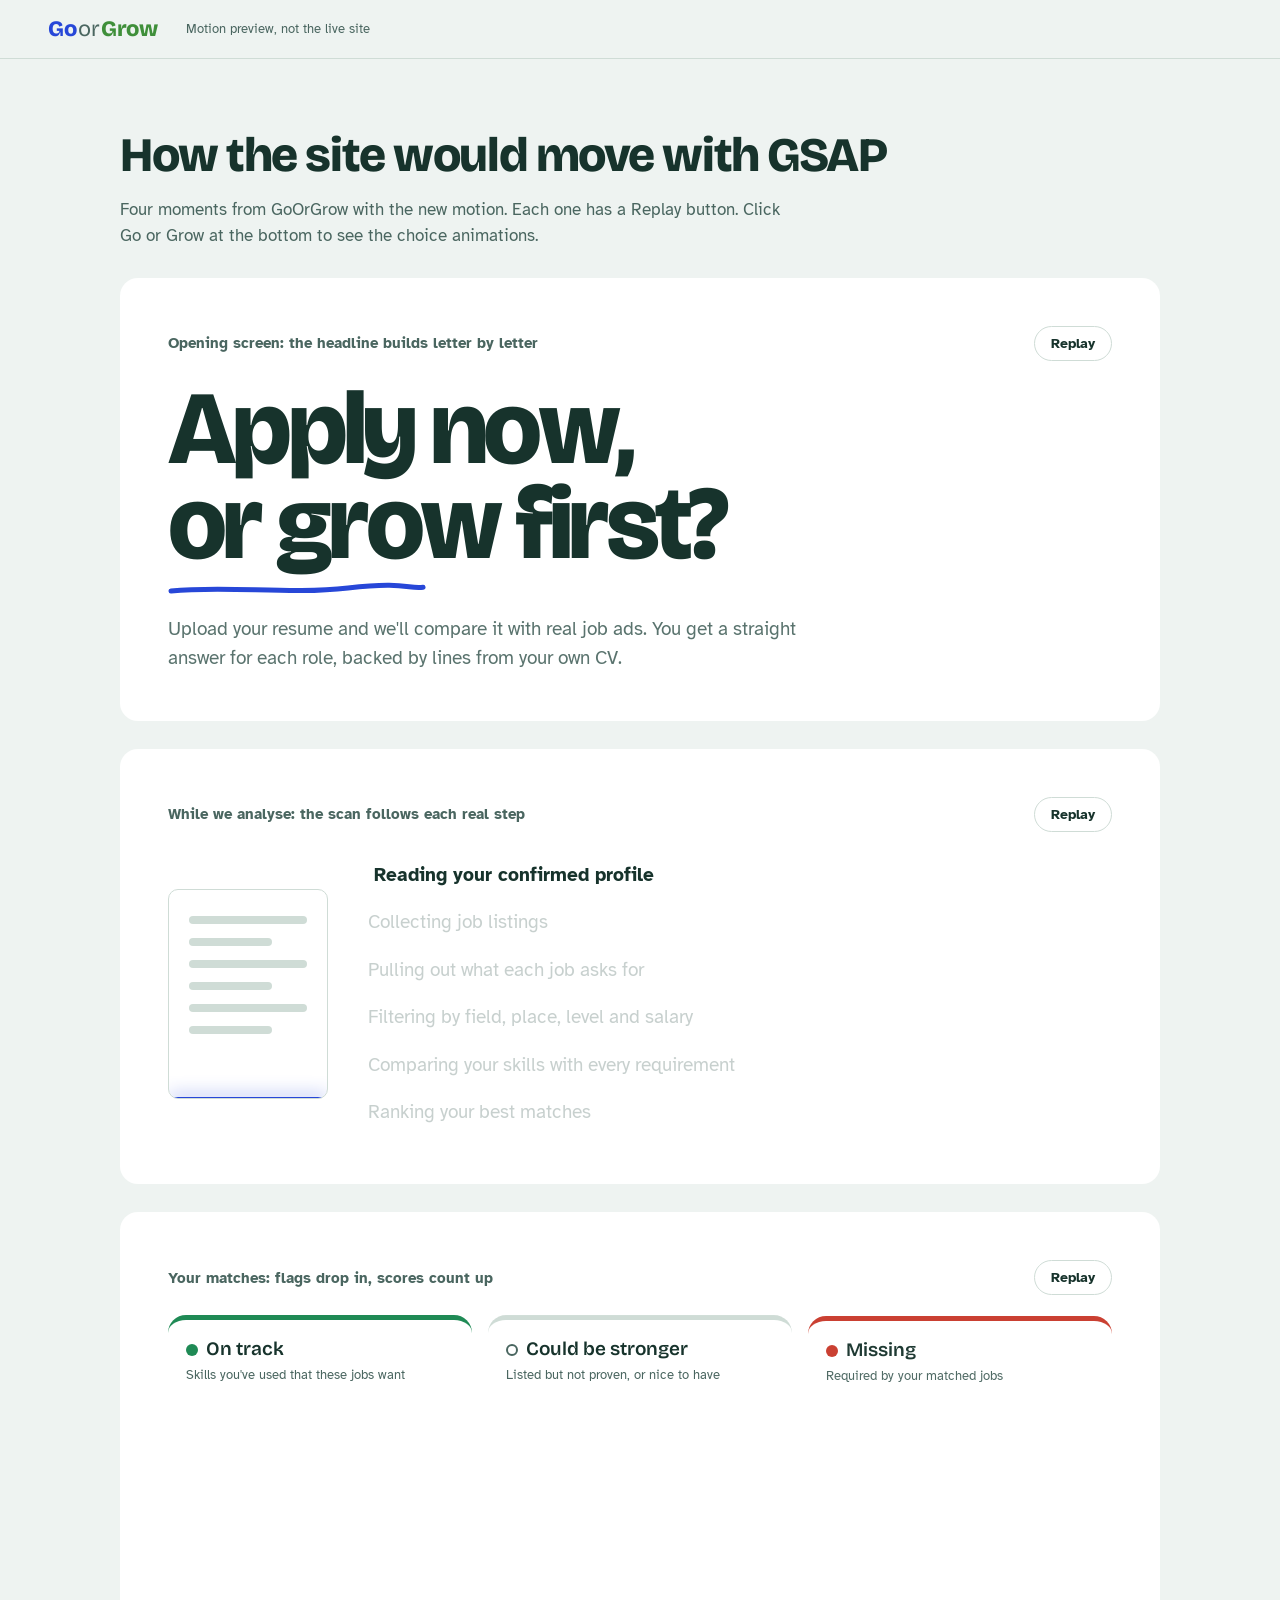
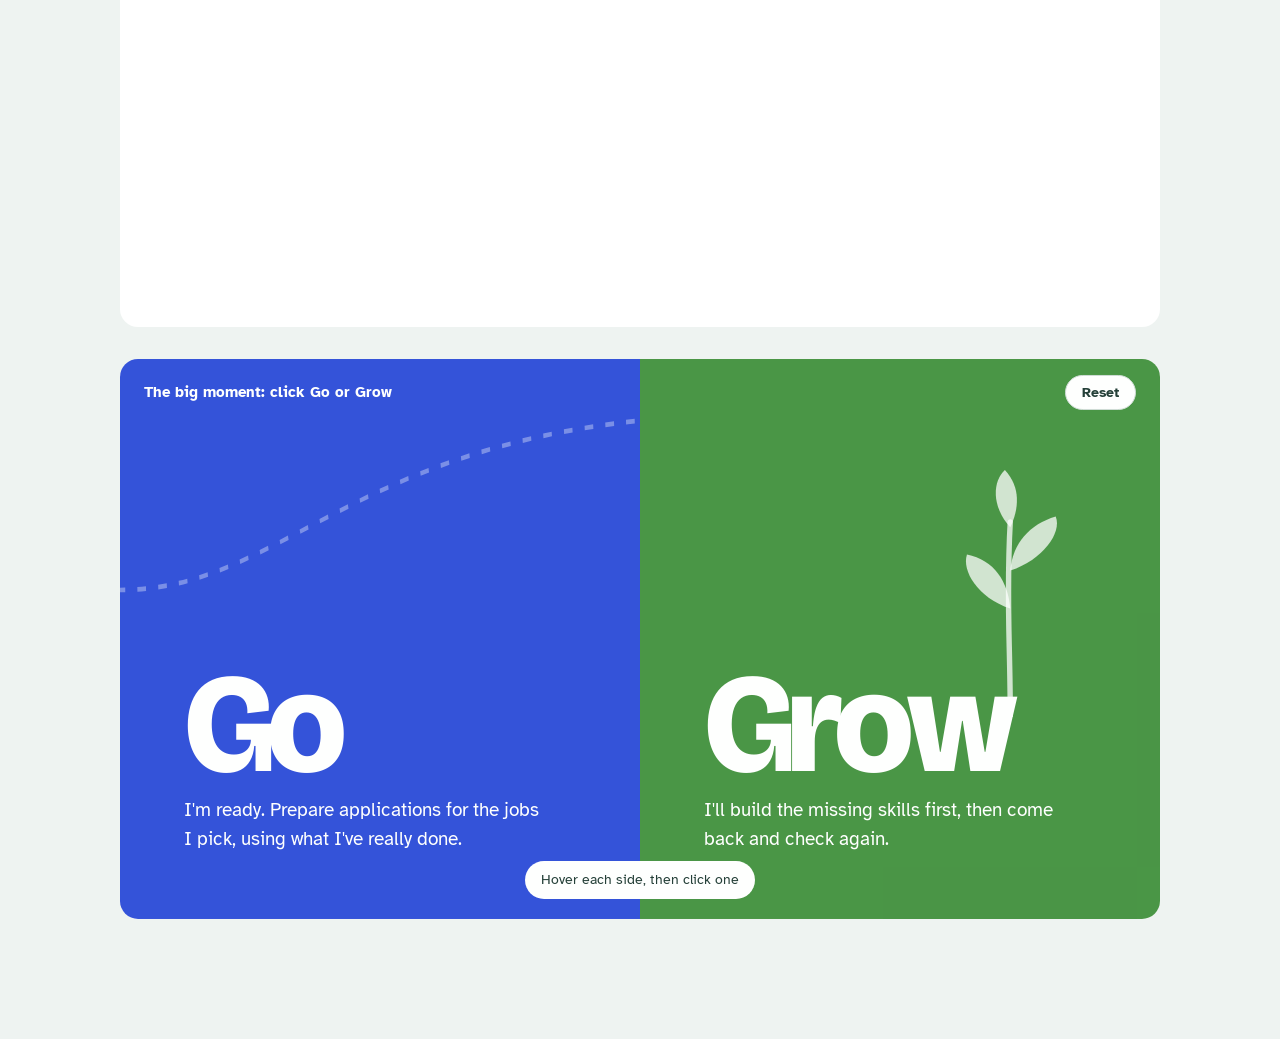
<file: static/gsap-demo.html>
<!DOCTYPE html>
<html lang="en">
<head>
<meta charset="utf-8">
<meta name="viewport" content="width=device-width, initial-scale=1">
<title>GoOrGrow - motion preview</title>
<link rel="preconnect" href="https://fonts.googleapis.com">
<link href="https://fonts.googleapis.com/css2?family=Bricolage+Grotesque:opsz,wght@12..96,400;12..96,600;12..96,800&family=Atkinson+Hyperlegible:wght@400;700&display=swap" rel="stylesheet">
<link rel="stylesheet" href="/static/app.css">
<script>document.documentElement.classList.add("gsap-on")</script>
<style>
  /* Preview-only layout: four scenes stacked, each with a replay button. */
  .scene { max-width: 1040px; margin: 0 auto 28px; background: var(--paper); border-radius: var(--r-lg); padding: clamp(24px, 4vw, 48px); position: relative; overflow: hidden; }
  .scene-head { display: flex; justify-content: space-between; align-items: center; gap: 16px; margin-bottom: 20px; }
  .scene-head h2 { font: 600 15px var(--body); color: var(--pine-2); margin: 0; }
  .replay { font: 700 14px var(--body); border: 1.5px solid var(--line); background: var(--paper); border-radius: 999px; padding: 8px 16px; cursor: pointer; color: var(--pine); }
  .replay:hover { border-color: var(--pine); }
  .intro { max-width: 1040px; margin: 0 auto 28px; }
  .intro p { color: var(--pine-2); max-width: 62ch; }

  /* 1. hero */
  .demo-hero { font: 800 clamp(48px, 9vw, 104px)/0.92 var(--display); letter-spacing: -0.045em; margin: 0; }
  .demo-hero .char { display: inline-block; will-change: transform; }
  .demo-lede { font-size: 19px; color: var(--pine-2); max-width: 54ch; margin: 18px 0 0; }
  .ink { display: block; width: 260px; height: 14px; margin-top: 10px; }
  .ink path { fill: none; stroke: var(--go); stroke-width: 5; stroke-linecap: round; }

  /* 2. loading */
  .demo-scan { display: grid; grid-template-columns: 160px 1fr; gap: 40px; align-items: center; }
  .demo-scan .scan-doc b { animation: none; }
  .demo-scan .scan-steps li { opacity: .3; }

  /* 3. results */
  .demo-flags { display: grid; grid-template-columns: repeat(3, 1fr); gap: 16px; }
  .demo-flags .flag-col li { will-change: transform; }
  .demo-job { display: grid; grid-template-columns: 1fr 220px; gap: 24px; padding: 18px 0; border-top: 1px solid var(--line); }
  .demo-job h4 { font: 600 20px var(--display); margin: 0 0 4px; }
  .demo-job p { margin: 0; color: var(--pine-2); font-size: 15px; }
  .num { font: 800 34px/1 var(--display); }
  .demo-job .bar { height: 8px; background: #E1EAE5; border-radius: 4px; overflow: hidden; margin-top: 8px; }
  .demo-job .bar i { display: block; height: 100%; width: 0; background: var(--pine); border-radius: 4px; }

  /* 4. go / grow */
  .scene.choice { padding: 0; }
  .scene.choice .scene-head { position: absolute; top: 16px; left: 24px; right: 24px; z-index: 3; }
  .scene.choice .scene-head h2 { color: #fff; }
  .demo-split { display: grid; grid-template-columns: 1fr 1fr; height: 560px; }
  .demo-split .half { min-height: 0; }
  .demo-split .half .big { white-space: nowrap; font-size: clamp(72px, 11vw, 170px); }
  .demo-split .half .big .char { display: inline-block; }
  .demo-split .half { min-width: 0; }
  .demo-split .half.grow .sprout .stem { animation: none; stroke-dasharray: none; stroke-dashoffset: 0; }
  .demo-split .half.grow .sprout .leaf { animation: none; }
  .demo-split .half:hover .big { transform: none; }
  .demo-split:hover .half:not(:hover) { filter: none; }
  .spark { position: absolute; width: 8px; height: 8px; border-radius: 50%; background: #fff; pointer-events: none; }
  .hint-pill { position: absolute; bottom: 20px; left: 50%; transform: translateX(-50%); z-index: 3; background: var(--paper); color: var(--pine); font-size: 14px; padding: 8px 16px; border-radius: 999px; }

  @media (max-width: 760px) {
    .demo-flags, .demo-scan { grid-template-columns: 1fr; }
    .demo-job { grid-template-columns: 1fr; }
    .demo-split { grid-template-columns: 1fr; height: 720px; }
  }
</style>
</head>
<body>
<header class="top">
  <a class="brand" href="/"><span class="b-go">Go</span><span class="b-or">or</span><span class="b-grow">Grow</span></a>
  <span class="mode">Motion preview, not the live site</span>
</header>

<main>
  <div class="intro">
    <h1 class="title">How the site would move with GSAP</h1>
    <p>Four moments from GoOrGrow with the new motion. Each one has a Replay button. Click Go or Grow at the bottom to see the choice animations.</p>
  </div>

  <!-- 1 -->
  <section class="scene" id="s1">
    <div class="scene-head"><h2>Opening screen: the headline builds letter by letter</h2><button class="replay" data-play="hero">Replay</button></div>
    <h1 class="demo-hero" id="hero">Apply now,<br>or grow first?</h1>
    <svg class="ink" viewBox="0 0 260 14" aria-hidden="true"><path id="ink" d="M3 9 C 60 3, 120 13, 180 6 S 240 8, 257 5"/></svg>
    <p class="demo-lede" id="lede">Upload your resume and we'll compare it with real job ads. You get a straight answer for each role, backed by lines from your own CV.</p>
  </section>

  <!-- 2 -->
  <section class="scene" id="s2">
    <div class="scene-head"><h2>While we analyse: the scan follows each real step</h2><button class="replay" data-play="scan">Replay</button></div>
    <div class="demo-scan">
      <div class="scan-doc" aria-hidden="true"><i></i><i></i><i></i><i></i><i></i><i></i><b id="beam"></b></div>
      <ol class="scan-steps" id="steps">
        <li>Reading your confirmed profile</li>
        <li>Collecting job listings</li>
        <li>Pulling out what each job asks for</li>
        <li>Filtering by field, place, level and salary</li>
        <li>Comparing your skills with every requirement</li>
        <li>Ranking your best matches</li>
      </ol>
    </div>
  </section>

  <!-- 3 -->
  <section class="scene" id="s3">
    <div class="scene-head"><h2>Your matches: flags drop in, scores count up</h2><button class="replay" data-play="results">Replay</button></div>
    <div class="demo-flags">
      <div class="flag-col g"><h3><span class="dot"></span>On track</h3><p>Skills you've used that these jobs want</p>
        <ul><li>SQL<span>wanted by 5 of 5 jobs</span></li><li>Power BI<span>wanted by 4 of 5 jobs</span></li><li>Python<span>wanted by 3 of 5 jobs</span></li></ul></div>
      <div class="flag-col w"><h3><span class="dot"></span>Could be stronger</h3><p>Listed but not proven, or nice to have</p>
        <ul><li>Tableau<span>listed, but not shown in a project or job</span></li><li>Statistics<span>nice to have</span></li></ul></div>
      <div class="flag-col r"><h3><span class="dot"></span>Missing</h3><p>Required by your matched jobs</p>
        <ul><li>Data Warehousing<span>required by 2 of 5 jobs</span></li><li>ETL<span>required by 1 of 5 jobs</span></li></ul></div>
    </div>
    <div style="margin-top:24px">
      <div class="demo-job"><div><h4>Junior Data Analyst</h4><p>Northwind Analytics (demo), London</p></div><div><span class="num" data-to="88">0</span>/100<div class="bar"><i data-to="88"></i></div></div></div>
      <div class="demo-job"><div><h4>Business Intelligence Analyst</h4><p>Crestline Finance (demo), London</p></div><div><span class="num" data-to="72">0</span>/100<div class="bar"><i data-to="72"></i></div></div></div>
      <div class="demo-job"><div><h4>Graduate Business Analyst</h4><p>Westbrook Consulting (demo), London</p></div><div><span class="num" data-to="59">0</span>/100<div class="bar"><i data-to="59"></i></div></div></div>
    </div>
  </section>

  <!-- 4 -->
  <section class="scene choice" id="s4">
    <div class="scene-head"><h2>The big moment: click Go or Grow</h2><button class="replay" data-play="choice">Reset</button></div>
    <div class="demo-split" id="split">
      <button class="half go" id="go">
        <svg class="go-track" viewBox="0 0 600 200" preserveAspectRatio="none" aria-hidden="true"><path id="track" d="M0 150 C 180 150, 260 60, 600 40"/></svg>
        <span class="big" id="go-word">Go</span>
        <span class="what">I'm ready. Prepare applications for the jobs I pick, using what I've really done.</span>
      </button>
      <button class="half grow" id="grow">
        <svg class="sprout" viewBox="0 0 200 300" aria-hidden="true">
          <path class="stem" id="stem" d="M100 300 C 100 230, 96 190, 100 120"/>
          <path class="leaf l1" d="M100 200 C 70 190, 55 165, 60 150 C 85 155, 98 175, 100 200Z"/>
          <path class="leaf l2" d="M100 165 C 130 155, 148 130, 142 115 C 118 122, 102 140, 100 165Z"/>
          <path class="leaf l3" d="M100 125 C 82 105, 84 82, 95 72 C 110 88, 108 108, 100 125Z"/>
        </svg>
        <span class="big" id="grow-word">Grow</span>
        <span class="what">I'll build the missing skills first, then come back and check again.</span>
      </button>
    </div>
    <span class="hint-pill" id="pill">Hover each side, then click one</span>
  </section>
</main>

<script src="/static/vendor/gsap.min.js"></script>
<script src="/static/vendor/SplitText.min.js"></script>
<script src="/static/vendor/ScrollTrigger.min.js"></script>
<script src="/static/vendor/DrawSVGPlugin.min.js"></script>
<script src="/static/vendor/CustomEase.min.js"></script>
<script>
gsap.registerPlugin(SplitText, ScrollTrigger, DrawSVGPlugin, CustomEase);
CustomEase.create("launch", "M0,0 C0.2,0 0.3,-0.12 0.45,-0.08 0.62,-0.03 0.7,1 1,1");
const reduce = matchMedia("(prefers-reduced-motion: reduce)").matches;
const plays = {};

/* 1. hero: letters rise with a slight overshoot, then the ink line draws under it */
const heroSplit = SplitText.create("#hero", { type: "chars,words", charsClass: "char" });
plays.hero = () => gsap.timeline()
  .from(heroSplit.chars, { yPercent: 110, rotate: 8, opacity: 0, duration: 0.7, ease: "back.out(1.6)", stagger: 0.025 })
  .from("#ink", { drawSVG: 0, duration: 0.6, ease: "power2.inOut" }, "-=0.3")
  .from("#lede", { y: 16, opacity: 0, duration: 0.5, ease: "power2.out" }, "-=0.35");

/* 2. scan: the beam sweeps once per step, and each step ticks as the beam finishes */
plays.scan = () => {
  const items = gsap.utils.toArray("#steps li");
  items.forEach((li) => li.classList.remove("done", "now"));
  gsap.set(items, { opacity: 0.3 });
  const tl = gsap.timeline();
  items.forEach((li) => {
    tl.call(() => li.classList.add("now"))
      .to(li, { opacity: 1, x: 6, duration: 0.2 })
      .fromTo("#beam", { top: "0%" }, { top: "100%", duration: 0.55, ease: "sine.inOut" }, "<")
      .call(() => { li.classList.remove("now"); li.classList.add("done"); })
      .to(li, { x: 0, duration: 0.2 });
  });
  return tl;
};

/* 3. results: flag items drop in column by column, scores count up as bars fill */
plays.results = () => {
  const tl = gsap.timeline();
  tl.from(".demo-flags .flag-col", { y: 30, opacity: 0, duration: 0.5, stagger: 0.12, ease: "power3.out" })
    .from(".demo-flags li", { y: -14, opacity: 0, duration: 0.35, stagger: 0.06, ease: "back.out(2)" }, "-=0.2");
  gsap.utils.toArray(".demo-job").forEach((row, i) => {
    const n = row.querySelector(".num"), bar = row.querySelector(".bar i"), to = +n.dataset.to, obj = { v: 0 };
    tl.from(row, { x: -24, opacity: 0, duration: 0.4, ease: "power2.out" }, i ? "-=0.25" : "-=0.1")
      .to(obj, { v: to, duration: 0.9, ease: "power2.out", onUpdate: () => (n.textContent = Math.round(obj.v)) }, "<")
      .fromTo(bar, { width: 0 }, { width: to + "%", duration: 0.9, ease: "power2.out" }, "<");
  });
  return tl;
};

/* 4. go / grow */
const goSplit = SplitText.create("#go-word", { type: "chars", charsClass: "char" });
const growSplit = SplitText.create("#grow-word", { type: "chars", charsClass: "char" });
const split = document.getElementById("split");
let chosen = false;

// Hover: the hovered side leans in and its word lifts; the other side calms down.
["go", "grow"].forEach((side) => {
  const el = document.getElementById(side), other = document.getElementById(side === "go" ? "grow" : "go");
  const chars = side === "go" ? goSplit.chars : growSplit.chars;
  el.addEventListener("mouseenter", () => {
    if (chosen || reduce) return;
    gsap.to(split, { gridTemplateColumns: side === "go" ? "1.15fr 0.85fr" : "0.85fr 1.15fr", duration: 0.6, ease: "power3.out" });
    gsap.to(chars, { y: -12, duration: 0.4, stagger: 0.04, ease: "back.out(3)" });
    gsap.to(other, { filter: "saturate(0.55) brightness(0.92)", duration: 0.4 });
  });
  el.addEventListener("mouseleave", () => {
    if (chosen || reduce) return;
    gsap.to(split, { gridTemplateColumns: "1fr 1fr", duration: 0.6, ease: "power3.out" });
    gsap.to(chars, { y: 0, duration: 0.4, stagger: 0.03, ease: "power2.out" });
    gsap.to(other, { filter: "none", duration: 0.4 });
  });
});

// Idle loop on the Go track so the screen feels alive before anyone hovers.
gsap.set("#track", { strokeDasharray: "10 14" });
const trackLoop = gsap.to("#track", { strokeDashoffset: -48, duration: 1, ease: "none", repeat: -1 });

function sparks(from, color, count, dir) {
  const box = split.getBoundingClientRect(), r = from.getBoundingClientRect();
  for (let i = 0; i < count; i++) {
    const s = document.createElement("span");
    s.className = "spark"; s.style.background = color;
    s.style.left = r.left - box.left + r.width * Math.random() + "px";
    s.style.top = r.top - box.top + r.height * Math.random() + "px";
    split.appendChild(s);
    gsap.to(s, { x: dir === "right" ? gsap.utils.random(120, 400) : gsap.utils.random(-80, 80),
      y: dir === "right" ? gsap.utils.random(-60, 60) : gsap.utils.random(-260, -80),
      opacity: 0, scale: gsap.utils.random(0.4, 1.4), duration: gsap.utils.random(0.6, 1.1), ease: "power2.out",
      onComplete: () => s.remove() });
  }
}

function chooseGo() {
  if (chosen) return; chosen = true;
  gsap.to("#pill", { opacity: 0, duration: 0.2 });
  gsap.timeline()
    .to(split, { gridTemplateColumns: "1fr 0fr", duration: 0.7, ease: "power4.inOut" })
    .to("#grow", { opacity: 0, padding: 0, duration: 0.3 }, "<")
    .to(goSplit.chars, { x: -18, duration: 0.25, ease: "power2.in", stagger: 0.03 }, "-=0.2")       // wind up
    .call(() => sparks(document.getElementById("go-word"), "#fff", 26, "right"))
    .to(goSplit.chars, { x: "120vw", skewX: -18, duration: 0.7, ease: "power4.in", stagger: 0.06 })  // launch
    .fromTo("#track", { drawSVG: "0%" }, { drawSVG: "100%", duration: 0.6, ease: "power2.out" }, "<")
    .to("#go .what", { y: -10, opacity: 0, duration: 0.3 }, "<0.2");
}

function chooseGrow() {
  if (chosen) return; chosen = true;
  gsap.to("#pill", { opacity: 0, duration: 0.2 });
  gsap.set(".sprout .leaf", { transformOrigin: "50% 100%", scale: 0 });
  gsap.timeline()
    .to(split, { gridTemplateColumns: "0fr 1fr", duration: 0.7, ease: "power4.inOut" })
    .to("#go", { opacity: 0, padding: 0, duration: 0.3 }, "<")
    .fromTo("#stem", { drawSVG: "0%" }, { drawSVG: "100%", duration: 0.9, ease: "power2.out" })        // stem grows
    .fromTo(".sprout .leaf", { scale: 0 }, { scale: 1, duration: 0.7, ease: "elastic.out(1, 0.45)", stagger: 0.18 }, "-=0.35")
    .to(".sprout", { scale: 1.35, y: -20, duration: 0.8, ease: "power2.inOut" }, "-=0.4")
    .from(growSplit.chars, { y: 40, duration: 0.6, ease: "back.out(3)", stagger: 0.06 }, "<")       // word sprouts up
    .call(() => sparks(document.querySelector(".sprout"), "#D9F2C9", 18, "up"), null, "<0.2");
}

document.getElementById("go").addEventListener("click", chooseGo);
document.getElementById("grow").addEventListener("click", chooseGrow);

plays.choice = () => {
  chosen = false;
  gsap.killTweensOf([split, "#go", "#grow", goSplit.chars, growSplit.chars, ".sprout", ".sprout .leaf", "#stem", "#go .what", "#pill"]);
  gsap.set(split, { gridTemplateColumns: "1fr 1fr" });
  gsap.set(["#go", "#grow", "#pill", "#go .what"], { clearProps: "all" });
  gsap.set([goSplit.chars, growSplit.chars, ".sprout", ".sprout .leaf", "#stem", "#track"], { clearProps: "transform,opacity,strokeDashoffset,strokeDasharray" });
  gsap.set("#track", { strokeDasharray: "10 14" });
  trackLoop.restart();
};

// Replay buttons
document.querySelectorAll("[data-play]").forEach((b) => b.addEventListener("click", () => plays[b.dataset.play]()));

// Play each scene the first time it scrolls into view.
if (!reduce) {
  plays.hero();
  ScrollTrigger.create({ trigger: "#s2", start: "top 75%", once: true, onEnter: plays.scan });
  ScrollTrigger.create({ trigger: "#s3", start: "top 75%", once: true, onEnter: plays.results });
  gsap.from("#s4", { scrollTrigger: { trigger: "#s4", start: "top 85%" }, y: 60, opacity: 0, duration: 0.8, ease: "power3.out" });
} else {
  document.querySelectorAll(".num").forEach((n) => (n.textContent = n.dataset.to));
  document.querySelectorAll(".bar i").forEach((b) => (b.style.width = b.dataset.to + "%"));
  document.querySelectorAll("#steps li").forEach((li) => li.classList.add("done"));
}
</script>
</body>
</html>
</file>
<file: static/app.css>
/* GoOrGrow - one bold moment (the Go/Grow split), everything else quiet. */
:root {
  --mist: #EEF3F1;      /* page */
  --paper: #FFFFFF;     /* surfaces */
  --pine: #17332C;      /* text */
  --pine-2: #4A6660;    /* secondary text */
  --line: #CFDCD6;      /* rules, borders */
  --go: #2747D8;        /* signal cobalt: launch, apply */
  --grow: #3F8F3A;      /* leaf: learning */
  --flag-g: #1F8A55;
  --flag-r: #C93A2B;
  --sun: #F2C14E;       /* small highlight, used once per screen at most */
  --display: "Bricolage Grotesque", "Segoe UI", system-ui, sans-serif;
  --body: "Atkinson Hyperlegible", "Segoe UI", system-ui, sans-serif;
  --r-sm: 6px;
  --r-lg: 18px;
}

* { box-sizing: border-box; }
html { -webkit-text-size-adjust: 100%; }
body {
  margin: 0;
  background: var(--mist);
  color: var(--pine);
  font: 17px/1.55 var(--body);
}
[hidden] { display: none !important; }
:focus-visible { outline: 3px solid var(--go); outline-offset: 2px; border-radius: 4px; }
h1[tabindex="-1"]:focus, h2[tabindex="-1"]:focus { outline: none; }

/* ---------- header ---------- */
.top {
  display: flex; align-items: center; gap: 28px; flex-wrap: wrap;
  padding: 18px clamp(18px, 4vw, 48px);
  border-bottom: 1px solid var(--line);
  background: var(--mist);
  position: sticky; top: 0; z-index: 10;
}
.brand { font: 800 22px/1 var(--display); text-decoration: none; letter-spacing: -0.02em; }
.b-go { color: var(--go); }
.b-or { color: var(--pine-2); font-weight: 400; margin: 0 2px; }
.b-grow { color: var(--grow); }
.steps { display: flex; gap: 6px; list-style: none; margin: 0; padding: 0; counter-reset: s; flex: 1; }
.steps li {
  counter-increment: s; font-size: 14px; color: var(--pine-2);
  padding: 6px 12px 6px 8px; border-radius: 999px;
}
.steps li::before {
  content: counter(s); display: inline-grid; place-items: center;
  width: 22px; height: 22px; margin-right: 6px; border-radius: 50%;
  border: 1.5px solid var(--line); font-weight: 700; font-size: 12px;
}
.steps li.on { color: var(--pine); background: var(--paper); }
.steps li.on::before { background: var(--pine); border-color: var(--pine); color: #fff; }
.steps li.done::before { content: "✓"; background: var(--flag-g); border-color: var(--flag-g); color: #fff; }
.mode { font-size: 13px; color: var(--pine-2); }

/* ---------- views ---------- */
main { padding: clamp(28px, 6vw, 72px) clamp(18px, 4vw, 48px) 96px; }
.view { max-width: 720px; margin: 0 auto; }
.view.wide { max-width: 1040px; }
.view.full { max-width: none; margin: calc(-1 * clamp(28px, 6vw, 72px)) calc(-1 * clamp(18px, 4vw, 48px)) 0; }
.view.enter { animation: slideIn .45s cubic-bezier(.2, .8, .2, 1); }
@keyframes slideIn { from { opacity: 0; transform: translateX(40px); } to { opacity: 1; transform: none; } }

.hero {
  font: 800 clamp(48px, 9vw, 104px)/0.92 var(--display);
  letter-spacing: -0.045em; margin: 0 0 22px;
}
.title { font: 800 clamp(32px, 5vw, 48px)/1.02 var(--display); letter-spacing: -0.03em; margin: 0 0 12px; }
.sub { font: 600 21px/1.2 var(--display); margin: 36px 0 8px; }
.lede { font-size: 19px; color: var(--pine-2); max-width: 60ch; margin: 0 0 32px; }
.hint { font-size: 14px; color: var(--pine-2); margin: 6px 0 0; }
.note { font-size: 14px; color: var(--pine-2); margin: -16px 0 28px; }
.opt { font-weight: 400; color: var(--pine-2); font-size: 13px; }
.err { color: var(--flag-r); font-weight: 700; min-height: 1.5em; }

/* ---------- form ---------- */
.field { margin: 0 0 22px; }
.field.narrow { max-width: 220px; }
label, .label { display: block; font-weight: 700; font-size: 15px; margin-bottom: 6px; }
input[type=text], input[type=number], select, textarea {
  width: 100%; font: inherit; color: inherit;
  padding: 12px 14px; border: 1.5px solid var(--line); border-radius: var(--r-sm);
  background: var(--paper);
}
input:focus, select:focus, textarea:focus { border-color: var(--pine); outline: none; }
textarea { min-height: 180px; line-height: 1.6; resize: vertical; }
.grid2 { display: grid; grid-template-columns: 1fr 1fr; gap: 0 20px; }
.add-row { display: flex; gap: 8px; margin-top: 10px; }
.add-row input { flex: 1; }

.drop {
  display: block; cursor: pointer; margin: 0 0 28px;
  padding: 40px 28px; border: 2px dashed var(--pine-2); border-radius: var(--r-lg);
  background: var(--paper); transition: border-color .15s, background .15s;
}
.drop:hover, .drop.over { border-color: var(--go); background: #F4F6FF; }
.drop-main { display: block; font: 600 22px/1.3 var(--display); }
.drop-sub { display: block; color: var(--pine-2); font-size: 15px; margin-top: 6px; }
.file-list { list-style: none; padding: 0; margin: 14px 0 0; }
.file-list li { font-size: 15px; padding: 4px 0; }
.file-list li::before { content: "📄 "; }

.btn {
  font: 700 16px/1 var(--body); cursor: pointer;
  padding: 15px 24px; border-radius: 999px; border: 2px solid transparent;
  transition: transform .12s, background .15s;
}
.btn:active { transform: scale(.97); }
.btn:disabled { opacity: .45; cursor: not-allowed; }
.btn.primary { background: var(--pine); color: #fff; }
.btn.primary:hover:not(:disabled) { background: #0E231E; }
.btn.ghost { background: transparent; border-color: var(--line); color: var(--pine); }
.btn.ghost:hover { border-color: var(--pine); }
.btn.go-btn { background: var(--go); color: #fff; }
.btn.grow-btn { background: var(--grow); color: #fff; }
.btn.small { padding: 9px 14px; font-size: 14px; }
.actions { display: flex; justify-content: space-between; gap: 12px; margin-top: 36px; flex-wrap: wrap; }

.chips { display: flex; flex-wrap: wrap; gap: 8px; }
.chip {
  font: inherit; font-size: 15px; cursor: pointer;
  padding: 8px 14px; border-radius: 999px;
  border: 1.5px solid var(--line); background: var(--paper); color: var(--pine);
}
.chip small { color: var(--pine-2); margin-left: 4px; }
.chip[aria-pressed=true] { background: var(--pine); border-color: var(--pine); color: #fff; }
.chip[aria-pressed=true] small { color: #CFE3DB; }

.seg { display: inline-flex; border: 1.5px solid var(--line); border-radius: 999px; padding: 3px; background: var(--paper); }
.seg button { font: inherit; font-size: 15px; border: 0; background: none; padding: 8px 14px; border-radius: 999px; cursor: pointer; color: var(--pine); }
.seg button[aria-checked=true] { background: var(--pine); color: #fff; }

/* ---------- profile ---------- */
.skills { list-style: none; padding: 0; margin: 12px 0 0; display: grid; gap: 0; border-top: 1px solid var(--line); }
.skill {
  display: grid; grid-template-columns: 22px 1fr auto; gap: 12px; align-items: start;
  padding: 12px 4px; border-bottom: 1px solid var(--line); cursor: pointer;
}
.skill input { margin-top: 5px; width: 18px; height: 18px; accent-color: var(--pine); }
.skill b { display: block; }
.skill q { display: block; font-size: 14px; color: var(--pine-2); quotes: "“" "”"; }
.skill .lvl { font-size: 13px; color: var(--pine-2); white-space: nowrap; }
.skill.off { opacity: .45; }
.skill.off b { text-decoration: line-through; }
.warn-box { background: #FFF7DD; border-left: 4px solid var(--sun); padding: 12px 16px; border-radius: var(--r-sm); font-size: 15px; margin-bottom: 20px; }
.more { margin-top: 24px; }
.more summary { cursor: pointer; font-weight: 700; }
.more h4 { margin: 18px 0 4px; font: 600 16px var(--display); }
.more ul { margin: 0; padding-left: 20px; font-size: 15px; }

/* ---------- loading ---------- */
.scan { display: grid; grid-template-columns: 160px 1fr; gap: 48px; align-items: center; min-height: 50vh; }
.scan-doc { position: relative; height: 210px; background: var(--paper); border: 1.5px solid var(--line); border-radius: 10px; padding: 26px 20px; overflow: hidden; }
.scan-doc i { display: block; height: 8px; margin-bottom: 14px; border-radius: 4px; background: var(--line); }
.scan-doc i:nth-child(2n) { width: 70%; }
.scan-doc b { position: absolute; left: 0; right: 0; height: 3px; background: var(--go); top: 0; box-shadow: 0 0 18px var(--go); animation: scanline 1.6s ease-in-out infinite alternate; }
@keyframes scanline { to { top: 100%; } }
.scan-steps { list-style: none; padding: 0; margin: 0; font-size: 19px; }
.scan-steps li { padding: 9px 0; color: var(--pine-2); opacity: .35; transition: opacity .3s; }
.scan-steps li.now { opacity: 1; color: var(--pine); font-weight: 700; }
.scan-steps li.done { opacity: 1; }
.scan-steps li.done::before { content: "✓ "; color: var(--flag-g); font-weight: 700; }

/* ---------- results ---------- */
.flags { display: grid; grid-template-columns: repeat(3, 1fr); gap: 20px; margin-bottom: 24px; }
.flag-col { padding: 18px 18px 14px; background: var(--paper); border-radius: var(--r-lg); border-top: 5px solid; }
.flag-col.g { border-color: var(--flag-g); }
.flag-col.w { border-color: var(--line); }
.flag-col.r { border-color: var(--flag-r); }
.flag-col h3 { font: 600 19px/1.2 var(--display); margin: 0; display: flex; align-items: center; gap: 8px; }
.flag-col > p { font-size: 13px; color: var(--pine-2); margin: 4px 0 12px; }
.dot { width: 12px; height: 12px; border-radius: 50%; display: inline-block; }
.g .dot { background: var(--flag-g); } .w .dot { background: #fff; border: 2px solid var(--pine-2); } .r .dot { background: var(--flag-r); }
.flag-col ul { list-style: none; padding: 0; margin: 0; }
.flag-col li { padding: 7px 0; border-top: 1px solid #EDF2EF; font-size: 15px; }
.flag-col li span { display: block; font-size: 13px; color: var(--pine-2); }
.flag-col li.empty { color: var(--pine-2); border: 0; }
.salary { font-size: 16px; padding: 12px 16px; background: var(--paper); border-radius: var(--r-sm); border-left: 4px solid var(--pine-2); }

.jobs { list-style: none; padding: 0; margin: 0; border-top: 1.5px solid var(--pine); }
.job { display: grid; grid-template-columns: 1fr 200px; gap: 8px 28px; padding: 20px 0; border-bottom: 1px solid var(--line); }
.job h4 { font: 600 21px/1.2 var(--display); margin: 0; }
.job .meta { color: var(--pine-2); font-size: 15px; margin: 3px 0 10px; }
.job .reasons { margin: 0; padding-left: 18px; font-size: 15px; }
.job .reasons li { margin: 2px 0; }
.job .outside { display: inline-block; font-size: 13px; background: #FFF7DD; padding: 2px 8px; border-radius: 4px; margin-bottom: 6px; }
.meter { font-size: 14px; }
.meter .bar { height: 8px; background: #E1EAE5; border-radius: 4px; overflow: hidden; margin: 6px 0 10px; }
.meter .bar i { display: block; height: 100%; background: var(--pine); border-radius: 4px; }
.fit { display: inline-block; font-size: 13px; font-weight: 700; padding: 3px 10px; border-radius: 999px; border: 1.5px solid; }
.fit.safe { color: var(--flag-g); } .fit.stretch { color: #9A6B00; } .fit.reach { color: var(--flag-r); }
.rec { font-size: 14px; margin-top: 8px; color: var(--pine-2); }
.job a { color: var(--go); }

/* ---------- THE moment: go / grow ---------- */
.split { display: grid; grid-template-columns: 1fr 1fr; min-height: calc(100vh - 69px); }
.half {
  position: relative; overflow: hidden; cursor: pointer; border: 0; text-align: left;
  display: flex; flex-direction: column; justify-content: flex-end; gap: 14px;
  padding: clamp(28px, 5vw, 64px); color: #fff; font: inherit;
  transition: flex-grow .5s, filter .3s;
}
.half.go { background: var(--go); }
.half.grow { background: var(--grow); }
.split:hover .half:not(:hover) { filter: saturate(.55) brightness(.92); }
.half .big {
  font: 800 clamp(96px, 17vw, 240px)/0.8 var(--display); letter-spacing: -0.06em;
  transition: transform .45s cubic-bezier(.2, .8, .2, 1);
}
.half:hover .big, .half:focus-visible .big { transform: translateY(-10px); }
.half .what { font-size: 19px; max-width: 30ch; }
.half .count { font-size: 15px; opacity: .85; }
.half .sugg { position: absolute; top: 28px; left: clamp(28px, 5vw, 64px); background: var(--sun); color: var(--pine); font-weight: 700; font-size: 14px; padding: 6px 14px; border-radius: 999px; }

.go-track { position: absolute; inset: 0; width: 100%; height: 55%; }
.go-track path { fill: none; stroke: rgba(255,255,255,.35); stroke-width: 3; stroke-dasharray: 10 14; }
.half.go:hover .go-track path { animation: dash 1s linear infinite; }
@keyframes dash { to { stroke-dashoffset: -48; } }

.sprout { position: absolute; right: 8%; top: 6%; height: 58%; }
.sprout .stem { fill: none; stroke: rgba(255,255,255,.75); stroke-width: 5; stroke-linecap: round; stroke-dasharray: 200; stroke-dashoffset: 200; }
.sprout .leaf { fill: rgba(255,255,255,.75); transform-box: fill-box; }
html:not(.gsap-on) .sprout .leaf { transform: scale(0); } /* CSS-only fallback; with GSAP the script controls the leaves */
.sprout .l1 { transform-origin: 100% 100%; } .sprout .l2 { transform-origin: 0% 100%; } .sprout .l3 { transform-origin: 50% 100%; }
.half.grow .stem { animation: grow-stem 1.2s .2s ease-out forwards; }
.half.grow .l1 { animation: pop .5s 1s ease-out forwards; }
.half.grow .l2 { animation: pop .5s 1.25s ease-out forwards; }
.half.grow .l3 { animation: pop .5s 1.5s ease-out forwards; }
@keyframes grow-stem { to { stroke-dashoffset: 0; } }
@keyframes pop { to { transform: scale(1); } }

/* chosen state */
.split.chose-go .half.go, .split.chose-grow .half.grow { flex: 1; }
.split.chose-go { grid-template-columns: 1fr 0fr; transition: grid-template-columns .7s cubic-bezier(.7, 0, .2, 1); }
.split.chose-grow { grid-template-columns: 0fr 1fr; transition: grid-template-columns .7s cubic-bezier(.7, 0, .2, 1); }
.split.chose-go .half.grow, .split.chose-grow .half.go { padding: 0; }
.split.chose-go .half.grow > *, .split.chose-grow .half.go > * { opacity: 0; }
.split.chose-go .big { animation: launch .8s .1s cubic-bezier(.6, 0, .4, 1) forwards; }
@keyframes launch { 40% { transform: translateX(-12px); } to { transform: translateX(120vw); } }
.split.chose-grow .sprout { animation: rise 1s ease-in-out forwards; }
@keyframes rise { to { transform: scale(1.6) translateY(-6%); } }
.back-float { position: absolute; top: 18px; right: clamp(18px, 4vw, 48px); background: var(--paper); z-index: 5; }
#v-choice { position: relative; }

/* ---------- go ---------- */
.pick { list-style: none; padding: 0; margin: 0; border-top: 1.5px solid var(--pine); }
.pick li { border-bottom: 1px solid var(--line); }
.pick label { display: grid; grid-template-columns: 24px 1fr auto; gap: 14px; align-items: center; padding: 16px 4px; font-weight: 400; cursor: pointer; margin: 0; }
.pick input { width: 20px; height: 20px; accent-color: var(--go); }
.pick b { font: 600 18px var(--display); display: block; }
.pick span.m { color: var(--pine-2); font-size: 14px; }
.pick .rp { font-weight: 700; font-size: 15px; }

.app { background: var(--paper); border-radius: var(--r-lg); padding: clamp(20px, 3vw, 36px); margin-top: 32px; border-top: 6px solid var(--go); }
.app h3 { font: 800 28px/1.1 var(--display); margin: 0 0 4px; letter-spacing: -0.02em; }
.app h4 { font: 600 17px var(--display); margin: 26px 0 8px; }
.app .bullets { margin: 0; padding-left: 20px; }
.app .bullets li { margin: 4px 0; }
.app .ev { font-size: 13px; color: var(--pine-2); }
.kw { display: flex; flex-wrap: wrap; gap: 6px; }
.kw span { font-size: 14px; padding: 4px 10px; border-radius: 999px; background: #E6F3EC; }
.kw.no span { background: #FBE8E5; text-decoration: line-through; }
.blocked { background: #FBE8E5; border-radius: var(--r-sm); padding: 12px 16px; font-size: 14px; }
.blocked li { margin-bottom: 6px; }
.checklist { list-style: none; padding: 0; font-size: 15px; }
.checklist label { font-weight: 400; display: flex; gap: 10px; align-items: baseline; }
.approved { color: var(--flag-g); font-weight: 700; }

/* ---------- grow ---------- */
.plan { list-style: none; padding: 0; margin: 0; counter-reset: p; }
.plan > li { counter-increment: p; display: grid; grid-template-columns: 56px 1fr; gap: 0 18px; padding: 22px 0; border-bottom: 1px solid var(--line); }
.plan > li::before { content: counter(p); font: 800 44px/1 var(--display); color: var(--grow); }
.plan h4 { font: 600 21px/1.2 var(--display); margin: 0 0 4px; }
.plan .why { font-size: 14px; color: var(--pine-2); margin: 0 0 8px; }
.plan .act { margin: 0 0 6px; }
.plan .eff { font-size: 14px; }
.plan .tag { font-size: 12px; font-weight: 700; padding: 2px 8px; border-radius: 4px; margin-left: 8px; vertical-align: middle; }
.tag.learn { background: #FBE8E5; color: var(--flag-r); }
.tag.add_proof { background: #EEF1F0; color: var(--pine); }
.tag.nice_to_have { background: #E6F3EC; color: var(--flag-g); }
.tips { margin-top: 20px; font-size: 15px; color: var(--pine-2); }
.recheck { margin-top: 40px; padding: 24px; background: var(--paper); border-radius: var(--r-lg); }
.recheck .sub { margin-top: 0; }
.diff { margin-top: 18px; font-size: 16px; }
.diff strong { color: var(--grow); }

/* ---------- responsive ---------- */
@media (max-width: 760px) {
  .steps li { font-size: 0; padding: 4px; }
  .steps li::before { margin: 0; font-size: 12px; }
  .grid2, .flags { grid-template-columns: 1fr; }
  .job { grid-template-columns: 1fr; }
  .split { grid-template-columns: 1fr; grid-template-rows: 1fr 1fr; }
  .split.chose-go { grid-template-columns: 1fr; grid-template-rows: 1fr 0fr; }
  .split.chose-grow { grid-template-columns: 1fr; grid-template-rows: 0fr 1fr; }
  .scan { grid-template-columns: 1fr; gap: 24px; }
  .scan-doc { width: 140px; height: 170px; }
}
@media (prefers-reduced-motion: reduce) {
  *, *::before, *::after { animation-duration: .01ms !important; animation-iteration-count: 1 !important; transition-duration: .01ms !important; }
}
.credit { font-size: 14px; color: var(--pine-2); margin-top: 14px; }
.credit a { color: var(--pine); font-weight: 700; }
.app .grp { font-weight: 700; margin: 12px 0 2px; }
.doc-view { margin-top: 20px; border-top: 1px solid var(--line); padding-top: 20px; }
.doc-view iframe { width: 100%; min-height: 600px; border: 0; border-radius: var(--r-sm); background: var(--mist); display: block; }

/* ================= motion layer (GSAP) ================= */
.top { position: sticky; }
.steps-line { position: absolute; left: 0; right: 0; bottom: -1px; height: 3px; background: transparent; }
.steps-line i { display: block; height: 100%; background: linear-gradient(90deg, var(--go), var(--grow)); transform-origin: 0 50%; transform: scaleX(0.04); }

#curtain { position: fixed; inset: 0; z-index: 50; background: var(--pine); color: #fff; display: none; place-items: center; }
#curtain span { font: 800 clamp(40px, 8vw, 96px)/1 var(--display); letter-spacing: -0.04em; overflow: hidden; padding: 0 24px; text-align: center; }
#curtain .char { display: inline-block; }

.btn, .chip, .tab { position: relative; overflow: hidden; }
.ripple { position: absolute; width: 12px; height: 12px; margin: -6px 0 0 -6px; border-radius: 50%; background: currentColor; pointer-events: none; }

/* first page */
#v-upload { position: relative; }
.hero .char { display: inline-block; will-change: transform; }
.ink { display: block; width: 260px; height: 14px; margin: -8px 0 18px; }
.ink path { fill: none; stroke: var(--go); stroke-width: 5; stroke-linecap: round; }
.doodles { position: absolute; inset: 0; pointer-events: none; }
.doodle { position: absolute; overflow: visible; }
.doodle path { fill: none; stroke: var(--pine-2); stroke-width: 2.5; stroke-linecap: round; stroke-linejoin: round; }
.doodle .fill { fill: var(--go); stroke: var(--go); }
.d-star path { stroke: var(--sun); fill: rgba(242, 193, 78, .25); stroke-width: 2; }
.d-sprout path { stroke: var(--grow); }
.d-arrow path, .d-plane path:not(.fill) { stroke: var(--go); }
.d-circle path { stroke: var(--grow); }
.doodle-hit { pointer-events: auto; cursor: pointer; }
.drop { position: relative; }
.drop-tick { position: absolute; right: 24px; top: 24px; width: 40px; height: 30px; }
.drop-tick path { fill: none; stroke: var(--flag-g); stroke-width: 4; stroke-linecap: round; stroke-linejoin: round; opacity: 0; }
@media (max-width: 1180px) { .doodles { display: none; } }

/* explore switch */
.switch { display: flex; align-items: center; gap: 12px; margin-top: 16px; font-weight: 400; cursor: pointer; }
.switch input { position: absolute; opacity: 0; width: 1px; height: 1px; }
.switch .knob { flex: none; width: 44px; height: 26px; border-radius: 999px; background: var(--line); position: relative; transition: background .2s; }
.switch .knob::after { content: ""; position: absolute; top: 3px; left: 3px; width: 20px; height: 20px; border-radius: 50%; background: #fff; transition: transform .25s cubic-bezier(.3, 1.6, .5, 1); }
.switch input:checked + .knob { background: var(--grow); }
.switch input:checked + .knob::after { transform: translateX(18px); }
.switch input:focus-visible + .knob { outline: 3px solid var(--go); outline-offset: 2px; }
.switch small { display: block; color: var(--pine-2); font-size: 13px; }

/* field tabs + field badge */
.tabs { display: flex; flex-wrap: wrap; gap: 8px; margin: 0 0 14px; }
.tab { font: inherit; font-size: 14px; cursor: pointer; padding: 7px 14px; border-radius: 999px; border: 1.5px solid var(--line); background: var(--paper); color: var(--pine); }
.tab[aria-selected=true] { background: var(--pine); border-color: var(--pine); color: #fff; }
.tab small { opacity: .7; margin-left: 4px; }
.field-badge { display: inline-block; font-size: 13px; font-weight: 700; padding: 2px 10px; border-radius: 999px; background: #E6ECFB; color: var(--go); margin: 0 6px 6px 0; }
.field-badge.sugg { background: #E6F3EC; color: var(--grow); }
.score-num { font: 800 26px/1 var(--display); }

/* go / grow, GSAP version (CSS keyframes turned off so GSAP drives everything) */
.gsap-on .half.grow .stem, .gsap-on .half.grow .leaf { animation: none; }
.gsap-on .sprout .stem { stroke-dasharray: none; stroke-dashoffset: 0; }
.gsap-on .split:hover .half:not(:hover) { filter: none; }
.gsap-on .half:hover .big { transform: none; }
.half { min-width: 0; }
.half .big { white-space: nowrap; }
.half .big .char { display: inline-block; }
.spark { position: absolute; width: 8px; height: 8px; border-radius: 50%; pointer-events: none; z-index: 2; }
.gsap-on .scan-doc b { animation: none; }
.btn.back-float { position: absolute; }
#curtain .word { display: inline-block; white-space: nowrap; }
</file>
